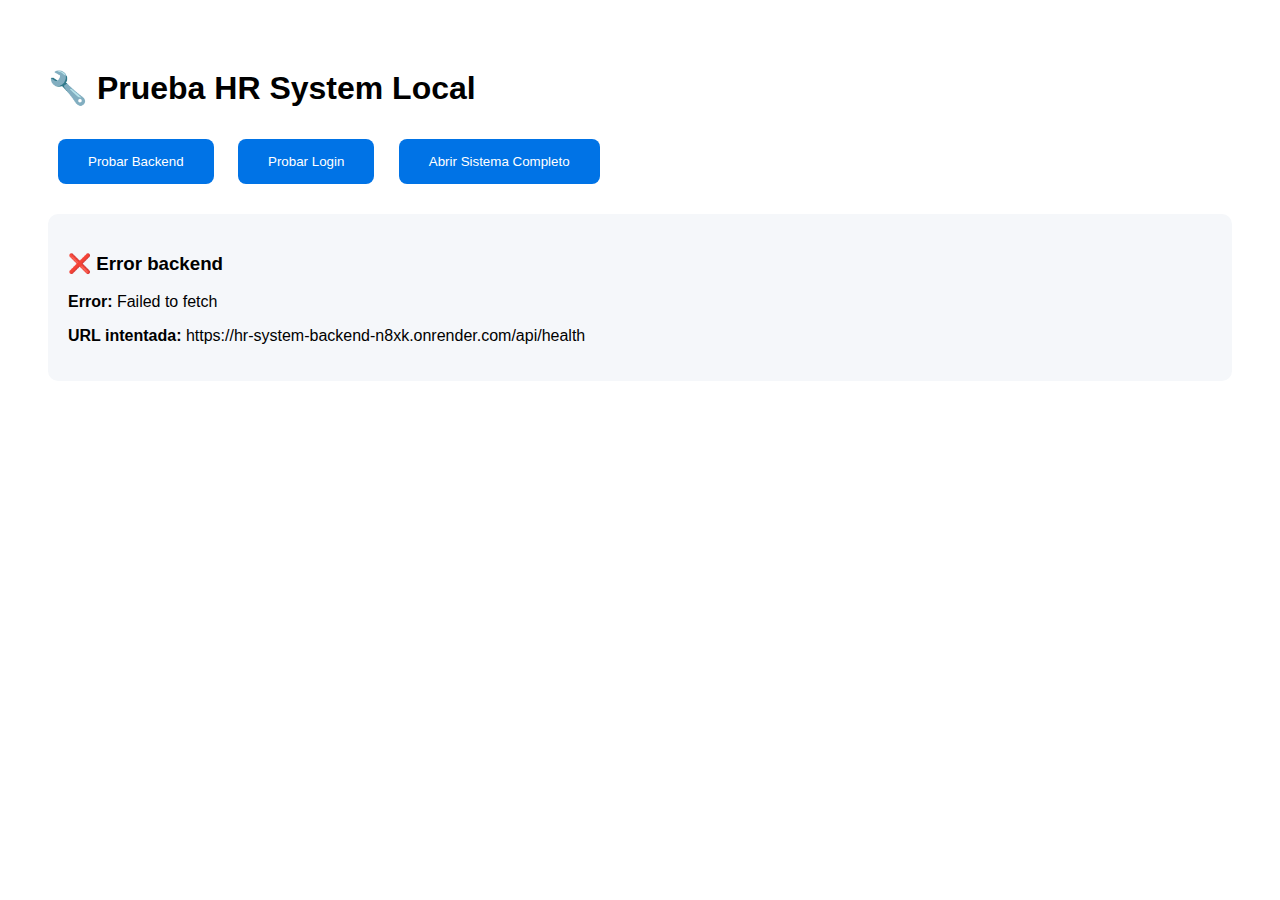
<file: index.html>
<!DOCTYPE html>
<html>
<head>
    <title>Prueba HR System Local</title>
    <style>
        body { font-family: Arial; padding: 40px; }
        .btn { padding: 15px 30px; margin: 10px; background: #0073e6; color: white; 
               border: none; border-radius: 8px; cursor: pointer; }
        .result { margin-top: 20px; padding: 20px; background: #f5f7fa; border-radius: 10px; }
    </style>
</head>
<body>
    <h1>🔧 Prueba HR System Local</h1>
    
    <button class="btn" onclick="testBackend()">Probar Backend</button>
    <button class="btn" onclick="testLogin()">Probar Login</button>
    <button class="btn" onclick="window.open('frontend/index.html', '_blank')">
        Abrir Sistema Completo
    </button>
    
    <div id="result" class="result"></div>
    
    <script>
        const API_URL = 'https://hr-system-backend-n8xk.onrender.com/api';
        
        async function testBackend() {
            const result = document.getElementById('result');
            result.innerHTML = '🔄 Probando backend...';
            
            try {
                const response = await fetch(API_URL + '/health');
                const data = await response.json();
                
                result.innerHTML = `
                    <h3>✅ Backend funcionando</h3>
                    <p><strong>URL:</strong> ${API_URL}</p>
                    <p><strong>Estado:</strong> ${data.message || data.status}</p>
                    <p><strong>Base de datos:</strong> ${data.database}</p>
                    <p><strong>Tiempo activo:</strong> ${Math.floor(data.uptime / 60)} minutos</p>
                `;
                
                // Probar automáticamente el login después
                setTimeout(testLogin, 1000);
                
            } catch (error) {
                result.innerHTML = `
                    <h3>❌ Error backend</h3>
                    <p><strong>Error:</strong> ${error.message}</p>
                    <p><strong>URL intentada:</strong> ${API_URL}/health</p>
                `;
            }
        }
        
        async function testLogin() {
            const result = document.getElementById('result');
            const previous = result.innerHTML;
            
            result.innerHTML = previous + '<br><br>🔄 Probando login...';
            
            try {
                const response = await fetch(API_URL + '/login', {
                    method: 'POST',
                    headers: {'Content-Type': 'application/json'},
                    body: JSON.stringify({
                        email: 'admin@rrhh.com',
                        password: 'Admin123!'
                    })
                });
                
                const data = await response.json();
                
                if (data.success) {
                    result.innerHTML = previous + `
                        <br><br><h4>✅ Login funcionando</h4>
                        <p><strong>Usuario:</strong> ${data.user.name}</p>
                        <p><strong>Rol:</strong> ${data.user.role}</p>
                    `;
                } else {
                    result.innerHTML = previous + `<br><br>❌ Login fallido: ${data.message}`;
                }
            } catch (error) {
                result.innerHTML = previous + `<br><br>❌ Error login: ${error.message}`;
            }
        }
        
        // Probar automáticamente
        testBackend();
    </script>
</body>
</html>
</file>
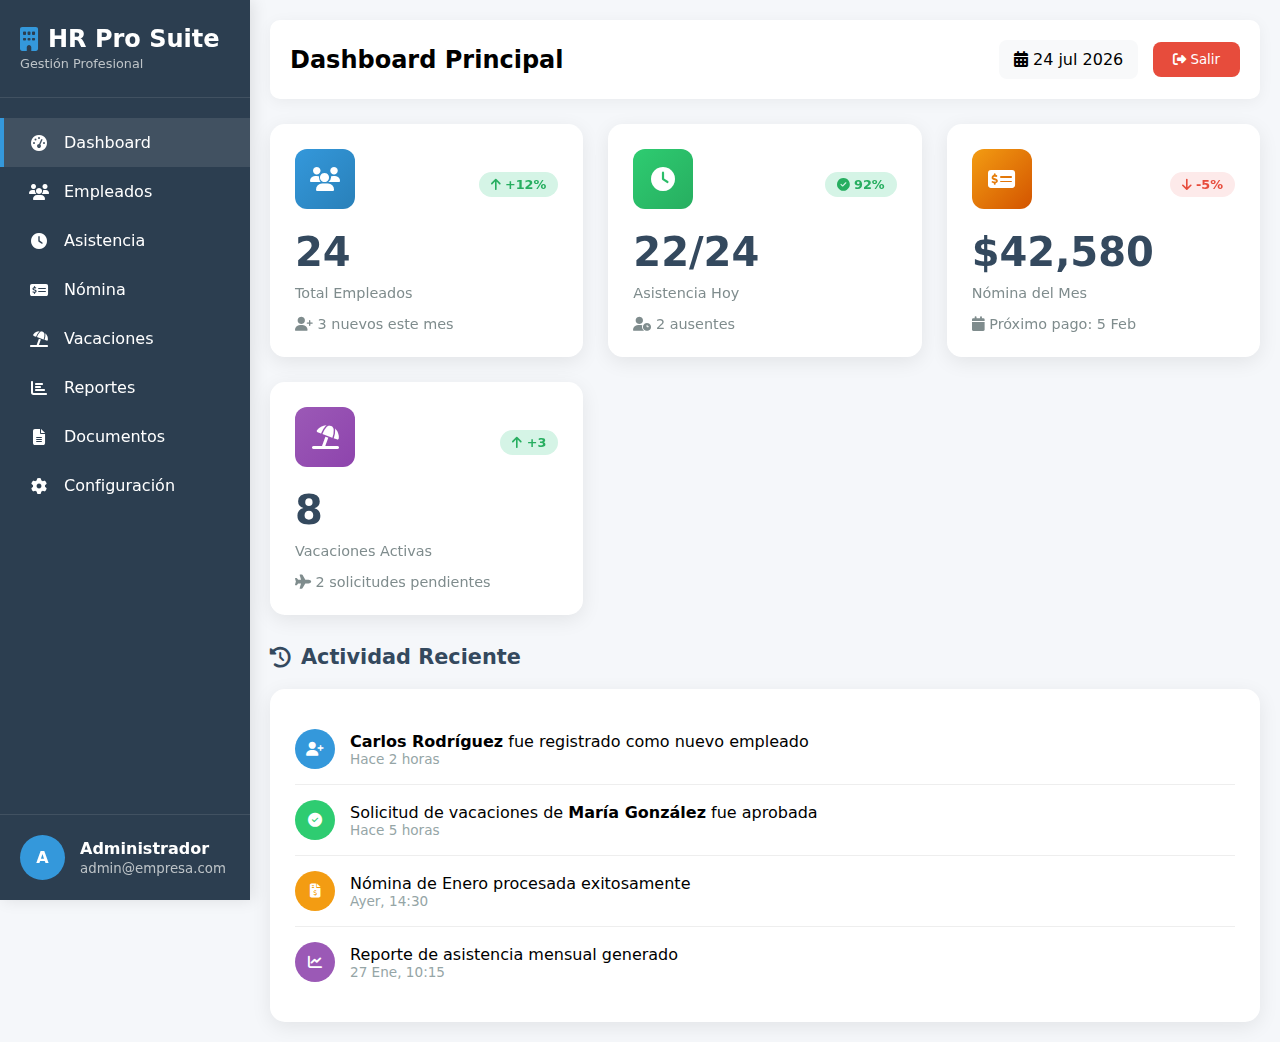
<file: frontend/index.html>
<!DOCTYPE html>
<html lang="es">
<head>
    <meta charset="UTF-8">
    <meta name="viewport" content="width=device-width, initial-scale=1.0">
    <title>HR Pro Suite | Sistema de Gestión</title>
    
    <!-- Font Awesome para iconos -->
    <link rel="stylesheet" href="https://cdnjs.cloudflare.com/ajax/libs/font-awesome/6.4.0/css/all.min.css">
    
    <style>
        :root {
            --primary: #2c3e50;
            --secondary: #3498db;
            --success: #2ecc71;
            --warning: #f39c12;
            --danger: #e74c3c;
            --light: #ecf0f1;
            --dark: #34495e;
        }
        
        * {
            margin: 0;
            padding: 0;
            box-sizing: border-box;
            font-family: 'Segoe UI', system-ui, -apple-system, sans-serif;
        }
        
        body {
            display: flex;
            min-height: 100vh;
            background: #f5f7fa;
        }
        
        /* ===== SIDEBAR ===== */
        .sidebar {
            width: 250px;
            background: var(--primary);
            color: white;
            position: fixed;
            height: 100vh;
            overflow-y: auto;
            transition: all 0.3s;
            box-shadow: 3px 0 15px rgba(0,0,0,0.1);
        }
        
        .logo {
            padding: 25px 20px;
            border-bottom: 1px solid rgba(255,255,255,0.1);
        }
        
        .logo h1 {
            font-size: 1.5rem;
            display: flex;
            align-items: center;
            gap: 10px;
        }
        
        .logo .fa-building {
            color: var(--secondary);
        }
        
        .nav-menu {
            padding: 20px 0;
        }
        
        .nav-item {
            padding: 15px 25px;
            display: flex;
            align-items: center;
            gap: 15px;
            cursor: pointer;
            transition: all 0.3s;
            border-left: 4px solid transparent;
        }
        
        .nav-item:hover, .nav-item.active {
            background: rgba(255,255,255,0.1);
            border-left-color: var(--secondary);
        }
        
        .nav-item i {
            width: 20px;
            text-align: center;
        }
        
        /* ===== MAIN CONTENT ===== */
        .main-content {
            flex: 1;
            margin-left: 250px;
            padding: 20px;
        }
        
        .top-bar {
            background: white;
            padding: 20px;
            border-radius: 10px;
            margin-bottom: 25px;
            box-shadow: 0 3px 15px rgba(0,0,0,0.05);
            display: flex;
            justify-content: space-between;
            align-items: center;
        }
        
        .user-info {
            display: flex;
            align-items: center;
            gap: 15px;
        }
        
        .user-avatar {
            width: 45px;
            height: 45px;
            background: var(--secondary);
            border-radius: 50%;
            display: flex;
            align-items: center;
            justify-content: center;
            color: white;
            font-weight: bold;
        }
        
        /* ===== DASHBOARD CARDS ===== */
        .dashboard-grid {
            display: grid;
            grid-template-columns: repeat(auto-fit, minmax(280px, 1fr));
            gap: 25px;
            margin-bottom: 30px;
        }
        
        .dashboard-card {
            background: white;
            border-radius: 15px;
            padding: 25px;
            box-shadow: 0 5px 20px rgba(0,0,0,0.08);
            transition: transform 0.3s, box-shadow 0.3s;
            position: relative;
            overflow: hidden;
        }
        
        .dashboard-card:hover {
            transform: translateY(-5px);
            box-shadow: 0 10px 30px rgba(0,0,0,0.12);
        }
        
        .card-header {
            display: flex;
            justify-content: space-between;
            align-items: center;
            margin-bottom: 20px;
        }
        
        .card-icon {
            width: 60px;
            height: 60px;
            border-radius: 12px;
            display: flex;
            align-items: center;
            justify-content: center;
            font-size: 24px;
            color: white;
        }
        
        .icon-employees { background: linear-gradient(135deg, #3498db, #2980b9); }
        .icon-attendance { background: linear-gradient(135deg, #2ecc71, #27ae60); }
        .icon-payroll { background: linear-gradient(135deg, #f39c12, #d35400); }
        .icon-vacations { background: linear-gradient(135deg, #9b59b6, #8e44ad); }
        
        .card-value {
            font-size: 2.5rem;
            font-weight: 700;
            margin: 10px 0;
            color: var(--dark);
        }
        
        .card-label {
            color: #7f8c8d;
            font-size: 0.9rem;
        }
        
        .card-trend {
            display: inline-block;
            padding: 5px 12px;
            border-radius: 20px;
            font-size: 0.8rem;
            font-weight: 600;
            margin-top: 10px;
        }
        
        .trend-up { background: #d5f4e6; color: #27ae60; }
        .trend-down { background: #fdeaea; color: #e74c3c; }
        
        /* ===== RECENT ACTIVITY ===== */
        .section-title {
            font-size: 1.3rem;
            margin: 30px 0 20px 0;
            color: var(--dark);
            display: flex;
            align-items: center;
            gap: 10px;
        }
        
        .activity-list {
            background: white;
            border-radius: 15px;
            padding: 25px;
            box-shadow: 0 5px 20px rgba(0,0,0,0.08);
        }
        
        .activity-item {
            display: flex;
            align-items: center;
            padding: 15px 0;
            border-bottom: 1px solid #eee;
        }
        
        .activity-item:last-child {
            border-bottom: none;
        }
        
        .activity-icon {
            width: 40px;
            height: 40px;
            border-radius: 50%;
            display: flex;
            align-items: center;
            justify-content: center;
            margin-right: 15px;
            color: white;
            font-size: 14px;
        }
        
        .activity-details {
            flex: 1;
        }
        
        .activity-time {
            color: #95a5a6;
            font-size: 0.85rem;
        }
        
        /* ===== RESPONSIVE ===== */
        @media (max-width: 768px) {
            .sidebar {
                width: 70px;
            }
            
            .sidebar .logo h1 span,
            .sidebar .nav-item span {
                display: none;
            }
            
            .main-content {
                margin-left: 70px;
            }
            
            .dashboard-grid {
                grid-template-columns: 1fr;
            }
        }
        
        .module-content {
            display: none;
        }
        
        .module-content.active {
            display: block;
        }
    </style>
</head>
<body>
    <!-- ===== SIDEBAR ===== -->
    <div class="sidebar">
        <div class="logo">
            <h1>
                <i class="fas fa-building"></i>
                <span>HR Pro Suite</span>
            </h1>
            <small style="color: #bdc3c7; font-size: 0.8rem;">Gestión Profesional</small>
        </div>
        
        <div class="nav-menu">
            <div class="nav-item active" data-module="dashboard">
                <i class="fas fa-tachometer-alt"></i>
                <span>Dashboard</span>
            </div>
            
            <div class="nav-item" data-module="employees">
                <i class="fas fa-users"></i>
                <span>Empleados</span>
            </div>
            
            <div class="nav-item" data-module="attendance">
                <i class="fas fa-clock"></i>
                <span>Asistencia</span>
            </div>
            
            <div class="nav-item" data-module="payroll">
                <i class="fas fa-money-check-alt"></i>
                <span>Nómina</span>
            </div>
            
            <div class="nav-item" data-module="vacations">
                <i class="fas fa-umbrella-beach"></i>
                <span>Vacaciones</span>
            </div>
            
            <div class="nav-item" data-module="reports">
                <i class="fas fa-chart-bar"></i>
                <span>Reportes</span>
            </div>
            
            <div class="nav-item" data-module="documents">
                <i class="fas fa-file-alt"></i>
                <span>Documentos</span>
            </div>
            
            <div class="nav-item" data-module="settings">
                <i class="fas fa-cog"></i>
                <span>Configuración</span>
            </div>
        </div>
        
        <div style="padding: 20px; position: absolute; bottom: 0; width: 100%; border-top: 1px solid rgba(255,255,255,0.1);">
            <div class="user-info">
                <div class="user-avatar">A</div>
                <div>
                    <div style="font-weight: 600;">Administrador</div>
                    <small style="color: #bdc3c7;">admin@empresa.com</small>
                </div>
            </div>
        </div>
    </div>
    
    <!-- ===== MAIN CONTENT ===== -->
    <div class="main-content">
        <!-- Top Bar -->
        <div class="top-bar">
            <h2 id="module-title">Dashboard Principal</h2>
            <div style="display: flex; gap: 15px; align-items: center;">
                <div style="background: #f8f9fa; padding: 10px 15px; border-radius: 8px;">
                    <i class="fas fa-calendar-alt"></i>
                    <span id="current-date">28 Ene 2024</span>
                </div>
                <button class="btn-logout" onclick="logout()" style="padding: 10px 20px; background: var(--danger); color: white; border: none; border-radius: 8px; cursor: pointer;">
                    <i class="fas fa-sign-out-alt"></i> Salir
                </button>
            </div>
        </div>
        
        <!-- ===== DASHBOARD CONTENT ===== -->
        <div id="module-content">
            <!-- Dashboard Module -->
            <div class="module-content active" id="dashboard-module">
                <!-- Stats Cards -->
                <div class="dashboard-grid">
                    <div class="dashboard-card">
                        <div class="card-header">
                            <div class="card-icon icon-employees">
                                <i class="fas fa-users"></i>
                            </div>
                            <div class="card-trend trend-up">
                                <i class="fas fa-arrow-up"></i> +12%
                            </div>
                        </div>
                        <div class="card-value" id="total-employees">24</div>
                        <div class="card-label">Total Empleados</div>
                        <div style="margin-top: 15px; font-size: 0.9rem; color: #7f8c8d;">
                            <i class="fas fa-user-plus"></i> 3 nuevos este mes
                        </div>
                    </div>
                    
                    <div class="dashboard-card">
                        <div class="card-header">
                            <div class="card-icon icon-attendance">
                                <i class="fas fa-clock"></i>
                            </div>
                            <div class="card-trend trend-up">
                                <i class="fas fa-check-circle"></i> 92%
                            </div>
                        </div>
                        <div class="card-value" id="attendance-today">22/24</div>
                        <div class="card-label">Asistencia Hoy</div>
                        <div style="margin-top: 15px; font-size: 0.9rem; color: #7f8c8d;">
                            <i class="fas fa-user-clock"></i> 2 ausentes
                        </div>
                    </div>
                    
                    <div class="dashboard-card">
                        <div class="card-header">
                            <div class="card-icon icon-payroll">
                                <i class="fas fa-money-check-alt"></i>
                            </div>
                            <div class="card-trend trend-down">
                                <i class="fas fa-arrow-down"></i> -5%
                            </div>
                        </div>
                        <div class="card-value" id="payroll-month">$42,580</div>
                        <div class="card-label">Nómina del Mes</div>
                        <div style="margin-top: 15px; font-size: 0.9rem; color: #7f8c8d;">
                            <i class="fas fa-calendar"></i> Próximo pago: 5 Feb
                        </div>
                    </div>
                    
                    <div class="dashboard-card">
                        <div class="card-header">
                            <div class="card-icon icon-vacations">
                                <i class="fas fa-umbrella-beach"></i>
                            </div>
                            <div class="card-trend trend-up">
                                <i class="fas fa-arrow-up"></i> +3
                            </div>
                        </div>
                        <div class="card-value" id="vacations-active">8</div>
                        <div class="card-label">Vacaciones Activas</div>
                        <div style="margin-top: 15px; font-size: 0.9rem; color: #7f8c8d;">
                            <i class="fas fa-plane"></i> 2 solicitudes pendientes
                        </div>
                    </div>
                </div>
                
                <!-- Recent Activity -->
                <h3 class="section-title">
                    <i class="fas fa-history"></i>
                    Actividad Reciente
                </h3>
                
                <div class="activity-list">
                    <div class="activity-item">
                        <div class="activity-icon" style="background: #3498db;">
                            <i class="fas fa-user-plus"></i>
                        </div>
                        <div class="activity-details">
                            <div><strong>Carlos Rodríguez</strong> fue registrado como nuevo empleado</div>
                            <div class="activity-time">Hace 2 horas</div>
                        </div>
                    </div>
                    
                    <div class="activity-item">
                        <div class="activity-icon" style="background: #2ecc71;">
                            <i class="fas fa-check-circle"></i>
                        </div>
                        <div class="activity-details">
                            <div>Solicitud de vacaciones de <strong>María González</strong> fue aprobada</div>
                            <div class="activity-time">Hace 5 horas</div>
                        </div>
                    </div>
                    
                    <div class="activity-item">
                        <div class="activity-icon" style="background: #f39c12;">
                            <i class="fas fa-file-invoice-dollar"></i>
                        </div>
                        <div class="activity-details">
                            <div>Nómina de Enero procesada exitosamente</div>
                            <div class="activity-time">Ayer, 14:30</div>
                        </div>
                    </div>
                    
                    <div class="activity-item">
                        <div class="activity-icon" style="background: #9b59b6;">
                            <i class="fas fa-chart-line"></i>
                        </div>
                        <div class="activity-details">
                            <div>Reporte de asistencia mensual generado</div>
                            <div class="activity-time">27 Ene, 10:15</div>
                        </div>
                    </div>
                </div>
            </div>
            
            <!-- Employees Module (hidden by default) -->
            <div class="module-content" id="employees-module">
                <h2>👥 Gestión de Empleados</h2>
                <p>Módulo en construcción...</p>
            </div>
            
            <!-- Attendance Module -->
            <div class="module-content" id="attendance-module">
                <h2>📅 Control de Asistencia</h2>
                <p>Módulo en construcción...</p>
            </div>
            
            <!-- Payroll Module -->
            <div class="module-content" id="payroll-module">
                <h2>💰 Gestión de Nómina</h2>
                <p>Módulo en construcción...</p>
            </div>
            
            <!-- Vacations Module -->
            <div class="module-content" id="vacations-module">
                <h2>🏖️ Sistema de Vacaciones</h2>
                <p>Módulo en construcción...</p>
            </div>
        </div>
    </div>

    <!-- ===== JAVASCRIPT ===== -->
    <script>
        // Configuración
        const HR_CONFIG = {
            API_URL: 'https://hr-system-backend-n8xk.onrender.com/api',
            COMPANY_NAME: 'HR Pro Suite',
            VERSION: '2.0'
        };
        
        // ===== FUNCIONES PRINCIPALES =====
        
        // 1. Navegación entre módulos
        document.querySelectorAll('.nav-item').forEach(item => {
            item.addEventListener('click', function() {
                // Remover activo de todos
                document.querySelectorAll('.nav-item').forEach(nav => {
                    nav.classList.remove('active');
                });
                
                // Activar este
                this.classList.add('active');
                
                // Ocultar todos los módulos
                document.querySelectorAll('.module-content').forEach(module => {
                    module.classList.remove('active');
                });
                
                // Mostrar módulo seleccionado
                const moduleId = this.getAttribute('data-module');
                document.getElementById(`${moduleId}-module`).classList.add('active');
                
                // Actualizar título
                const moduleTitles = {
                    'dashboard': 'Dashboard Principal',
                    'employees': 'Gestión de Empleados',
                    'attendance': 'Control de Asistencia',
                    'payroll': 'Gestión de Nómina',
                    'vacations': 'Sistema de Vacaciones',
                    'reports': 'Reportes y Analytics',
                    'documents': 'Gestión Documental',
                    'settings': 'Configuración del Sistema'
                };
                
                document.getElementById('module-title').textContent = moduleTitles[moduleId] || 'Módulo';
            });
        });
        
        // 2. Cargar datos del backend
        async function loadDashboardData() {
            try {
                // Cargar empleados reales desde el backend
                const response = await fetch(HR_CONFIG.API_URL + '/employees');
                const data = await response.json();
                
                if (data.success) {
                    document.getElementById('total-employees').textContent = data.count;
                    
                    // Calcular datos derivados
                    const attendanceToday = Math.floor(data.count * 0.92); // 92% de asistencia
                    document.getElementById('attendance-today').textContent = 
                        `${attendanceToday}/${data.count}`;
                }
                
                // Cargar estado del sistema
                const health = await fetch(HR_CONFIG.API_URL + '/health').then(r => r.json());
                console.log('✅ Sistema conectado:', health);
                
            } catch (error) {
                console.error('Error cargando datos:', error);
                
                // Usar datos de demostración si hay error
                document.getElementById('total-employees').textContent = '24';
                document.getElementById('attendance-today').textContent = '22/24';
            }
        }
        
        // 3. Actualizar fecha
        function updateCurrentDate() {
            const now = new Date();
            const options = { day: 'numeric', month: 'short', year: 'numeric' };
            document.getElementById('current-date').textContent = 
                now.toLocaleDateString('es-ES', options);
        }
        
        // 4. Logout
        function logout() {
            if (confirm('¿Estás seguro de cerrar sesión?')) {
                window.location.href = 'login.html';
            }
        }
        
        // 5. Inicializar
        document.addEventListener('DOMContentLoaded', function() {
            console.log(`🚀 ${HR_CONFIG.COMPANY_NAME} v${HR_CONFIG.VERSION}`);
            console.log(`🔗 Backend: ${HR_CONFIG.API_URL}`);
            
            updateCurrentDate();
            loadDashboardData();
            
            // Actualizar datos cada 30 segundos
            setInterval(loadDashboardData, 30000);
            
            // Simular datos en tiempo real
            setInterval(() => {
                const employeesEl = document.getElementById('total-employees');
                let count = parseInt(employeesEl.textContent);
                if (Math.random() > 0.7 && count < 30) {
                    employeesEl.textContent = count + 1;
                }
            }, 60000);
        });
        
        // 6. Exportar para uso en consola
        window.HRSystem = {
            config: HR_CONFIG,
            refresh: loadDashboardData,
            testConnection: async () => {
                const health = await fetch(HR_CONFIG.API_URL + '/health').then(r => r.json());
                console.log('🔍 Test conexión:', health);
                return health;
            },
            testLogin: async () => {
                const login = await fetch(HR_CONFIG.API_URL + '/login', {
                    method: 'POST',
                    headers: {'Content-Type': 'application/json'},
                    body: JSON.stringify({
                        email: 'admin@rrhh.com',
                        password: 'Admin123!'
                    })
                }).then(r => r.json());
                console.log('🔐 Test login:', login);
                return login;
            }
        };
        
        console.log('💡 Usa HRSystem.testConnection() para probar el backend');
    </script>
</body>
</html>
</file>
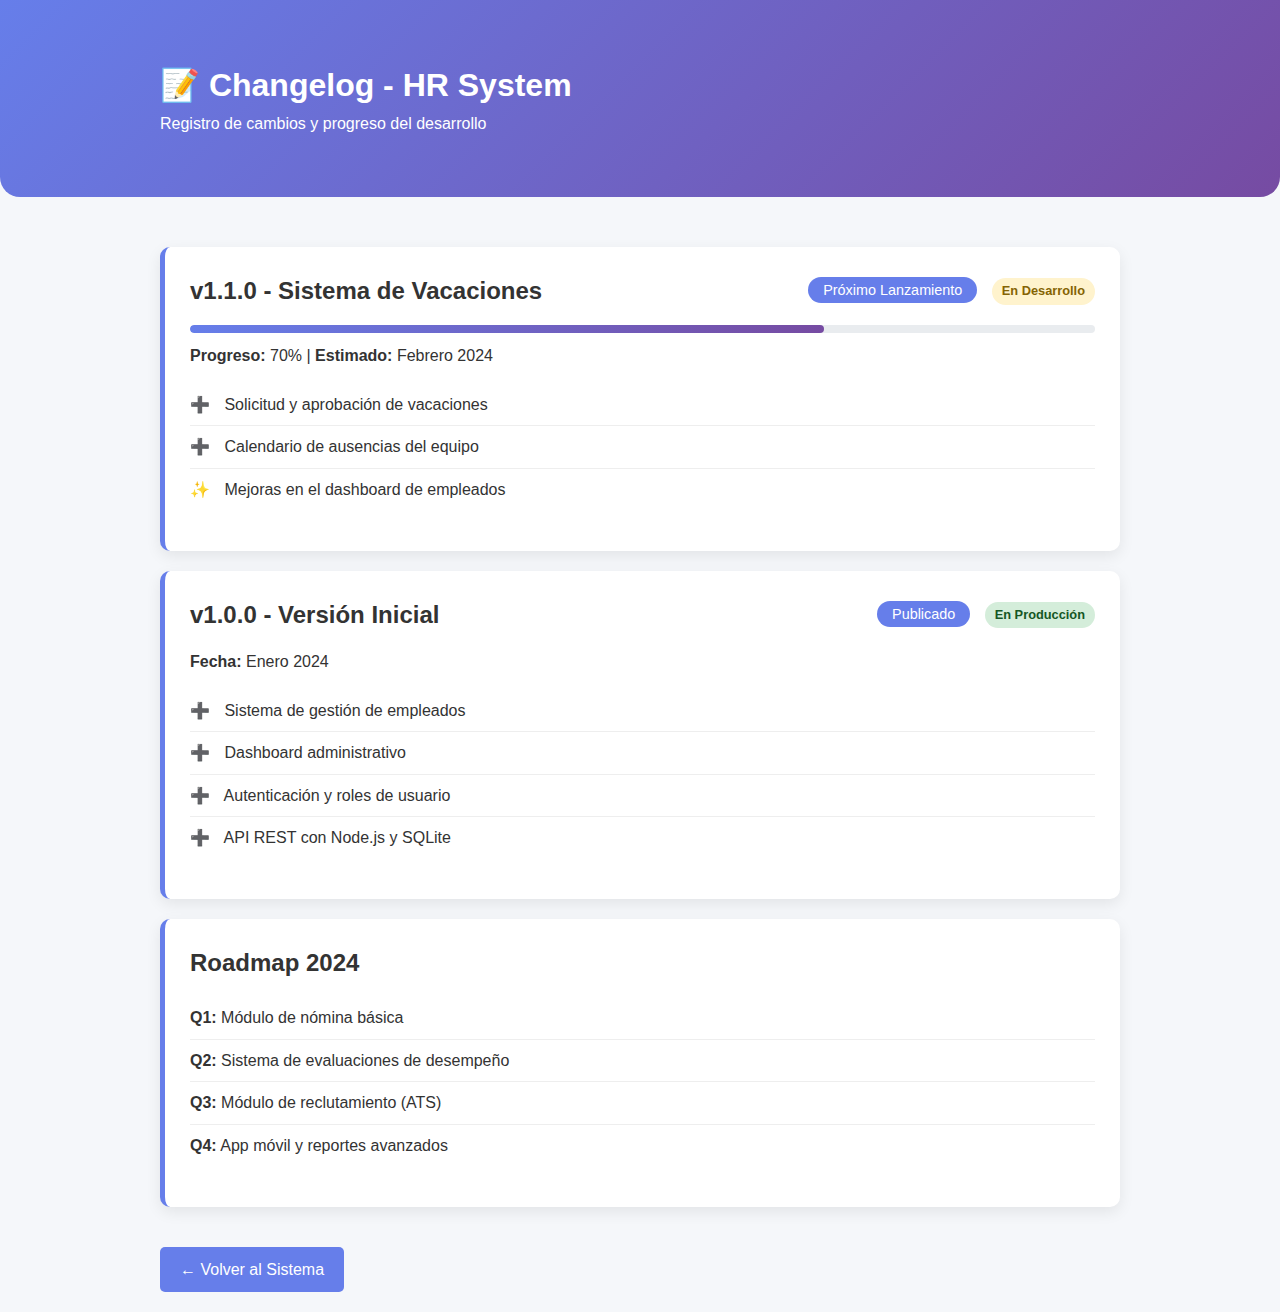
<file: frontend/changelog.html>
<!DOCTYPE html>
<html lang="es">
<head>
    <meta charset="UTF-8">
    <meta name="viewport" content="width=device-width, initial-scale=1.0">
    <title>Changelog - HR System</title>
    <style>
        * { margin: 0; padding: 0; box-sizing: border-box; }
        body { font-family: Arial, sans-serif; background: #f5f7fa; color: #333; line-height: 1.6; }
        .container { max-width: 1000px; margin: 0 auto; padding: 20px; }
        header { background: linear-gradient(135deg, #667eea 0%, #764ba2 100%); color: white; padding: 40px 20px; border-radius: 0 0 20px 20px; margin-bottom: 30px; }
        .version-card { background: white; border-radius: 10px; padding: 25px; margin-bottom: 20px; box-shadow: 0 5px 15px rgba(0,0,0,0.08); border-left: 5px solid #667eea; }
        .version-title { display: flex; justify-content: space-between; align-items: center; margin-bottom: 15px; }
        .version-tag { background: #667eea; color: white; padding: 5px 15px; border-radius: 20px; font-size: 0.9em; }
        .status { display: inline-block; padding: 3px 10px; border-radius: 15px; font-size: 0.8em; font-weight: bold; margin-left: 10px; }
        .status-dev { background: #fff3cd; color: #856404; }
        .status-prod { background: #d4edda; color: #155724; }
        .features { margin: 15px 0; }
        .feature-item { padding: 8px 0; border-bottom: 1px solid #eee; }
        .feature-item:last-child { border-bottom: none; }
        .feature-type { font-weight: bold; margin-right: 10px; }
        .feature-added { color: #28a745; }
        .feature-fixed { color: #dc3545; }
        .feature-improved { color: #17a2b8; }
        .back-btn { display: inline-block; background: #667eea; color: white; padding: 10px 20px; text-decoration: none; border-radius: 5px; margin-top: 20px; }
        .progress-bar { height: 8px; background: #e9ecef; border-radius: 4px; margin: 10px 0; overflow: hidden; }
        .progress-fill { height: 100%; background: linear-gradient(90deg, #667eea, #764ba2); border-radius: 4px; }
    </style>
</head>
<body>
    <header>
        <div class="container">
            <h1>📝 Changelog - HR System</h1>
            <p>Registro de cambios y progreso del desarrollo</p>
        </div>
    </header>
    
    <div class="container">
        <div class="version-card">
            <div class="version-title">
                <h2>v1.1.0 - Sistema de Vacaciones</h2>
                <div>
                    <span class="version-tag">Próximo Lanzamiento</span>
                    <span class="status status-dev">En Desarrollo</span>
                </div>
            </div>
            <div class="progress-bar">
                <div class="progress-fill" style="width: 70%"></div>
            </div>
            <p><strong>Progreso:</strong> 70% | <strong>Estimado:</strong> Febrero 2024</p>
            <div class="features">
                <div class="feature-item">
                    <span class="feature-type feature-added">➕</span>
                    Solicitud y aprobación de vacaciones
                </div>
                <div class="feature-item">
                    <span class="feature-type feature-added">➕</span>
                    Calendario de ausencias del equipo
                </div>
                <div class="feature-item">
                    <span class="feature-type feature-improved">✨</span>
                    Mejoras en el dashboard de empleados
                </div>
            </div>
        </div>
        
        <div class="version-card">
            <div class="version-title">
                <h2>v1.0.0 - Versión Inicial</h2>
                <div>
                    <span class="version-tag">Publicado</span>
                    <span class="status status-prod">En Producción</span>
                </div>
            </div>
            <p><strong>Fecha:</strong> Enero 2024</p>
            <div class="features">
                <div class="feature-item">
                    <span class="feature-type feature-added">➕</span>
                    Sistema de gestión de empleados
                </div>
                <div class="feature-item">
                    <span class="feature-type feature-added">➕</span>
                    Dashboard administrativo
                </div>
                <div class="feature-item">
                    <span class="feature-type feature-added">➕</span>
                    Autenticación y roles de usuario
                </div>
                <div class="feature-item">
                    <span class="feature-type feature-added">➕</span>
                    API REST con Node.js y SQLite
                </div>
            </div>
        </div>
        
        <div class="version-card">
            <div class="version-title">
                <h2>Roadmap 2024</h2>
            </div>
            <div class="features">
                <div class="feature-item">
                    <strong>Q1:</strong> Módulo de nómina básica
                </div>
                <div class="feature-item">
                    <strong>Q2:</strong> Sistema de evaluaciones de desempeño
                </div>
                <div class="feature-item">
                    <strong>Q3:</strong> Módulo de reclutamiento (ATS)
                </div>
                <div class="feature-item">
                    <strong>Q4:</strong> App móvil y reportes avanzados
                </div>
            </div>
        </div>
        
        <a href="index.html" class="back-btn">← Volver al Sistema</a>
    </div>
</body>
</html>
</file>
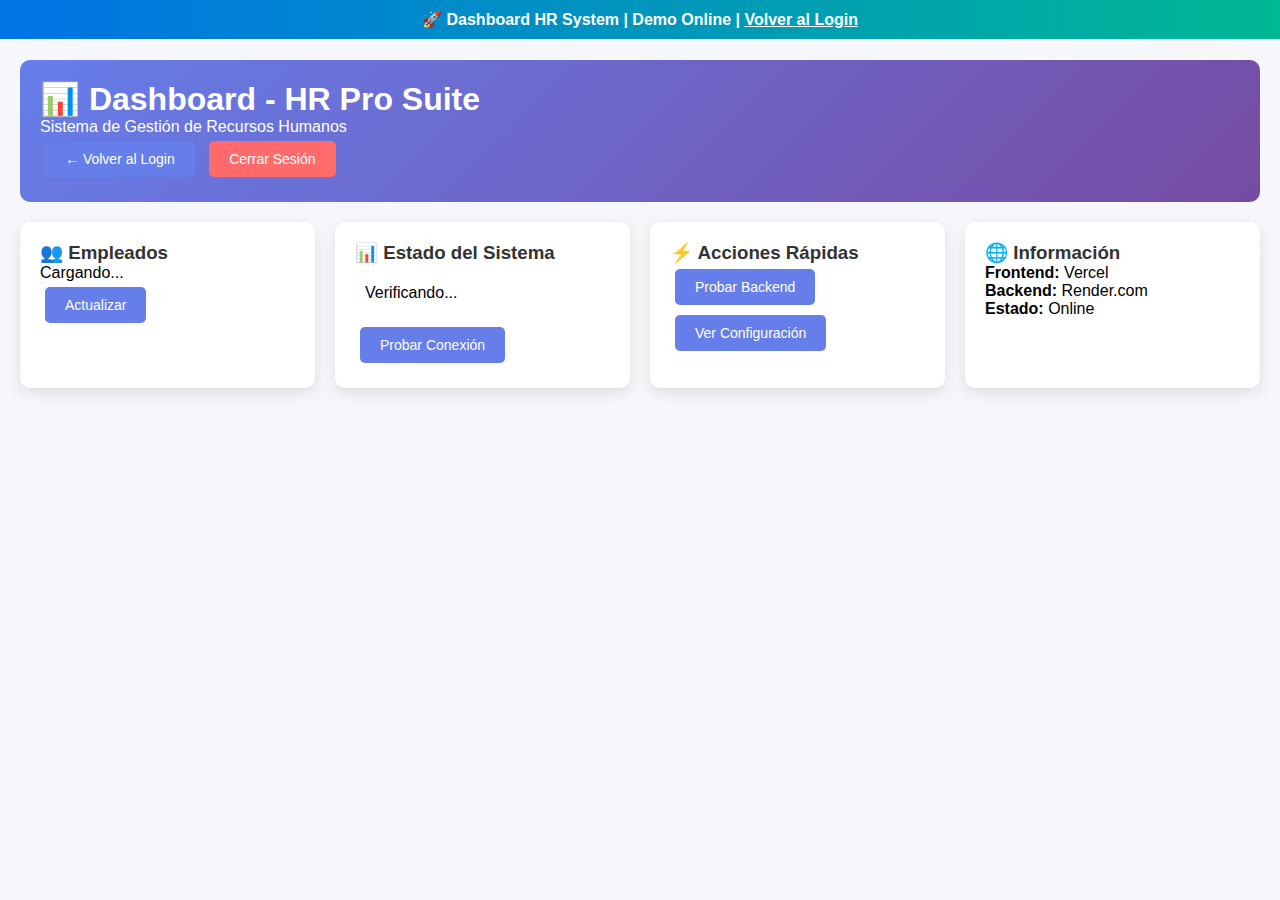
<file: frontend/dashboard.html>
<!DOCTYPE html>
<html lang="es">
<head>
    <meta charset="UTF-8">
    <meta name="viewport" content="width=device-width, initial-scale=1.0">
    <title>Dashboard - HR Pro Suite</title>
    
    <style>
        * { margin: 0; padding: 0; box-sizing: border-box; }
        body { 
            font-family: Arial, sans-serif; 
            margin: 0; 
            padding: 20px; 
            background: #f5f7fa; 
        }
        .demo-banner {
            background: linear-gradient(90deg, #0073e6, #00b894);
            color: white;
            padding: 10px;
            text-align: center;
            font-weight: bold;
            position: fixed;
            top: 0;
            left: 0;
            right: 0;
            z-index: 9999;
        }
        .header { 
            background: linear-gradient(135deg, #667eea 0%, #764ba2 100%); 
            color: white; 
            padding: 20px; 
            border-radius: 10px; 
            margin-bottom: 20px; 
            margin-top: 40px;
        }
        .cards { 
            display: grid; 
            grid-template-columns: repeat(auto-fit, minmax(250px, 1fr)); 
            gap: 20px; 
            margin-bottom: 30px; 
        }
        .card { 
            background: white; 
            padding: 20px; 
            border-radius: 10px; 
            box-shadow: 0 5px 15px rgba(0,0,0,0.1); 
        }
        .card h3 { 
            margin-top: 0; 
            color: #333; 
        }
        .btn { 
            padding: 10px 20px; 
            border: none; 
            border-radius: 5px; 
            cursor: pointer; 
            margin: 5px;
            font-size: 14px;
        }
        .btn-primary { 
            background: #667eea; 
            color: white; 
        }
        .btn-danger { 
            background: #ff6b6b; 
            color: white; 
        }
        .status { padding: 10px; border-radius: 5px; margin: 10px 0; }
        .success { background: #d4edda; color: #155724; }
        .error { background: #f8d7da; color: #721c24; }
    </style>
    
    <!-- CONFIG INLINE -->
    <script>
        window.HR_CONFIG = {
            API_URL: 'https://hr-system-backend-n8xk.onrender.com/api',
            ENV: 'production'
        };
    </script>
</head>
<body>
    <div class="demo-banner">
        🚀 Dashboard HR System | Demo Online | <a href="index.html" style="color: white;">Volver al Login</a>
    </div>
    
    <div class="header">
        <h1>📊 Dashboard - HR Pro Suite</h1>
        <p>Sistema de Gestión de Recursos Humanos</p>
        <div>
            <button class="btn btn-primary" onclick="window.location.href='index.html'">
                ← Volver al Login
            </button>
            <button class="btn btn-danger" onclick="logout()">
                Cerrar Sesión
            </button>
        </div>
    </div>
    
    <div class="cards">
        <div class="card">
            <h3>👥 Empleados</h3>
            <p id="employee-count">Cargando...</p>
            <button class="btn btn-primary" onclick="loadEmployees()">
                Actualizar
            </button>
        </div>
        
        <div class="card">
            <h3>📊 Estado del Sistema</h3>
            <div id="system-status" class="status">Verificando...</div>
            <button class="btn btn-primary" onclick="checkSystem()">
                Probar Conexión
            </button>
        </div>
        
        <div class="card">
            <h3>⚡ Acciones Rápidas</h3>
            <button class="btn btn-primary" onclick="testBackend()">
                Probar Backend
            </button>
            <button class="btn btn-primary" onclick="showConfig()">
                Ver Configuración
            </button>
        </div>
        
        <div class="card">
            <h3>🌐 Información</h3>
            <p><strong>Frontend:</strong> Vercel</p>
            <p><strong>Backend:</strong> Render.com</p>
            <p><strong>Estado:</strong> <span id="status-text">Online</span></p>
        </div>
    </div>
    
    <!-- TODO EL JAVASCRIPT INLINE -->
    <script>
        // ========== FUNCIONES DEL DASHBOARD ==========
        
        // 1. Cargar empleados
        async function loadEmployees() {
            const apiUrl = window.HR_CONFIG.API_URL;
            const element = document.getElementById('employee-count');
            
            element.innerHTML = '🔄 Cargando...';
            
            try {
                const response = await fetch(apiUrl + '/employees');
                const data = await response.json();
                
                if (data.success) {
                    element.innerHTML = `
                        <strong>${data.count} empleados</strong><br>
                        <small>Última actualización: ${new Date().toLocaleTimeString()}</small>
                    `;
                    
                    // Mostrar algunos empleados en consola
                    console.log('Empleados cargados:', data.employees.slice(0, 3));
                } else {
                    element.innerHTML = '❌ Error: ' + data.message;
                }
            } catch (error) {
                console.error('Error cargando empleados:', error);
                element.innerHTML = '❌ Error de conexión';
            }
        }
        
        // 2. Verificar estado del sistema
        async function checkSystem() {
            const apiUrl = window.HR_CONFIG.API_URL;
            const element = document.getElementById('system-status');
            
            element.innerHTML = '🔄 Probando conexión...';
            element.className = 'status';
            
            try {
                const response = await fetch(apiUrl + '/health');
                const data = await response.json();
                
                element.innerHTML = `
                    ✅ ${data.message || data.status}<br>
                    <small>${new Date().toLocaleTimeString()}</small>
                `;
                element.className = 'status success';
                
                document.getElementById('status-text').textContent = 'Online ✅';
                document.getElementById('status-text').style.color = 'green';
                
            } catch (error) {
                element.innerHTML = `
                    ❌ Error de conexión<br>
                    <small>${error.message}</small>
                `;
                element.className = 'status error';
                
                document.getElementById('status-text').textContent = 'Offline ❌';
                document.getElementById('status-text').style.color = 'red';
            }
        }
        
        // 3. Probar backend completo
        async function testBackend() {
            console.log('🧪 Probando backend completo...');
            
            const apiUrl = window.HR_CONFIG.API_URL;
            
            try {
                // Health check
                const health = await fetch(apiUrl + '/health').then(r => r.json());
                console.log('✅ Health:', health);
                
                // Test endpoint
                const test = await fetch(apiUrl + '/test').then(r => r.json());
                console.log('✅ Test:', test);
                
                alert('✅ Backend funcionando correctamente!\n' +
                      'Health: ' + (health.message || health.status) + '\n' +
                      'Test: ' + test.message);
                      
            } catch (error) {
                console.error('❌ Backend test failed:', error);
                alert('❌ Error probando backend: ' + error.message);
            }
        }
        
        // 4. Mostrar configuración
        function showConfig() {
            const config = window.HR_CONFIG;
            alert(
                '🔧 Configuración del Sistema:\n\n' +
                'API URL: ' + config.API_URL + '\n' +
                'Entorno: ' + config.ENV + '\n' +
                'Frontend: ' + window.location.origin + '\n' +
                'User Agent: ' + navigator.userAgent.substring(0, 50) + '...'
            );
        }
        
        // 5. Logout
        function logout() {
            if (confirm('¿Estás seguro de cerrar sesión?')) {
                window.location.href = 'index.html';
            }
        }
        
        // 6. Inicializar dashboard
        window.addEventListener('DOMContentLoaded', function() {
            console.log('📊 Dashboard inicializado');
            console.log('Config:', window.HR_CONFIG);
            
            // Cargar datos automáticamente
            setTimeout(() => {
                loadEmployees();
                checkSystem();
            }, 1000);
            
            // Mostrar información útil en consola
            console.log('💡 Comandos disponibles:');
            console.log('- testBackend() → Probar conexión completa');
            console.log('- showConfig() → Ver configuración');
            console.log('- loadEmployees() → Recargar empleados');
        });
    </script>
</body>
</html>
</file>
